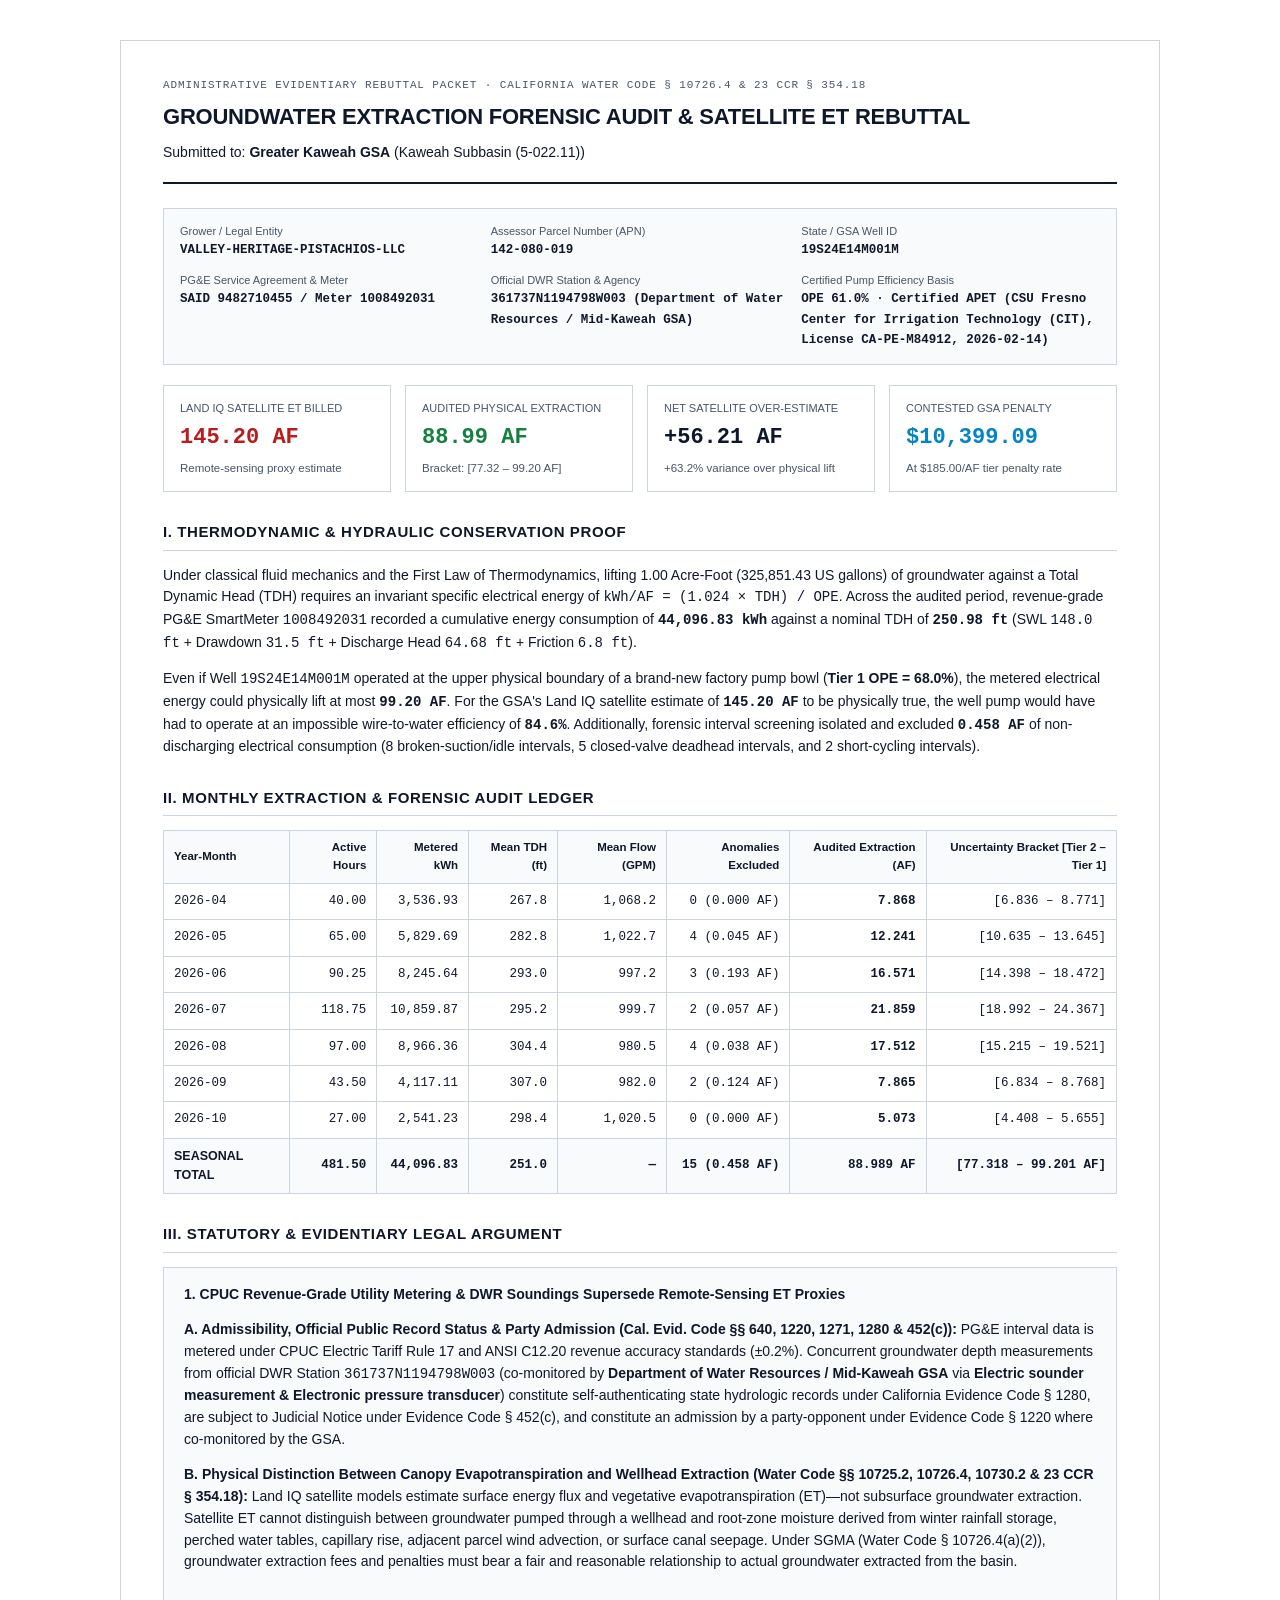
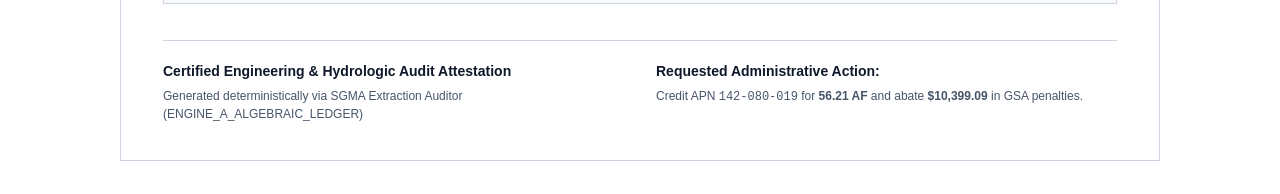
<file: reports/audit_2026.html>
<!DOCTYPE html>
<html lang="en">
<head>
  <meta charset="UTF-8" />
  <title>SGMA Evidentiary Rebuttal Packet — VALLEY-HERITAGE-PISTACHIOS-LLC (142-080-019)</title>
  <style>
    :root {
      --ink: #0f172a;
      --muted: #475569;
      --border: #cbd5e1;
      --bg-panel: #f8fafc;
      --accent: #0284c7;
      --alert: #b91c1c;
      --ok: #15803d;
    }
    * { box-sizing: border-box; }
    body {
      font-family: "IBM Plex Sans", -apple-system, BlinkMacSystemFont, "Segoe UI", Roboto, sans-serif;
      color: var(--ink);
      background: #ffffff;
      margin: 0;
      padding: 40px;
      line-height: 1.55;
      font-size: 14px;
    }
    .packet {
      max-width: 1040px;
      margin: 0 auto;
      border: 1px solid var(--border);
      padding: 36px 42px;
    }
    header {
      border-bottom: 2px solid var(--ink);
      padding-bottom: 18px;
      margin-bottom: 24px;
    }
    .kicker {
      font-family: "IBM Plex Mono", monospace;
      font-size: 11px;
      letter-spacing: 0.08em;
      text-transform: uppercase;
      color: var(--muted);
      margin-bottom: 6px;
    }
    h1 {
      font-size: 22px;
      margin: 0 0 8px 0;
      letter-spacing: -0.01em;
    }
    h2 {
      font-size: 15px;
      text-transform: uppercase;
      letter-spacing: 0.04em;
      border-bottom: 1px solid var(--border);
      padding-bottom: 6px;
      margin-top: 28px;
      margin-bottom: 14px;
    }
    .meta-grid {
      display: grid;
      grid-template-columns: repeat(3, 1fr);
      gap: 12px;
      background: var(--bg-panel);
      border: 1px solid var(--border);
      padding: 14px 16px;
      font-size: 12.5px;
    }
    .meta-grid div span {
      display: block;
      color: var(--muted);
      font-size: 11px;
    }
    .kpi-grid {
      display: grid;
      grid-template-columns: repeat(4, 1fr);
      gap: 14px;
      margin: 20px 0;
    }
    .kpi-box {
      border: 1px solid var(--border);
      padding: 14px 16px;
      background: #fff;
    }
    .kpi-box .label {
      font-size: 11px;
      color: var(--muted);
      text-transform: uppercase;
    }
    .kpi-box .val {
      font-family: "IBM Plex Mono", monospace;
      font-size: 22px;
      font-weight: 700;
      margin-top: 4px;
    }
    .kpi-box .sub {
      font-size: 11.5px;
      color: var(--muted);
      margin-top: 4px;
    }
    table {
      width: 100%;
      border-collapse: collapse;
      margin: 14px 0 22px 0;
      font-size: 12.5px;
    }
    th, td {
      border: 1px solid var(--border);
      padding: 8px 10px;
      text-align: left;
    }
    th {
      background: var(--bg-panel);
      font-weight: 600;
      font-size: 11.5px;
    }
    .mono {
      font-family: "IBM Plex Mono", monospace;
      font-variant-numeric: tabular-nums;
    }
    .num { text-align: right; }
    .strong { font-weight: 700; }
    .legal-box {
      background: var(--bg-panel);
      border: 1px solid var(--border);
      padding: 16px 20px;
      margin-top: 14px;
    }
    .legal-box h3 {
      margin-top: 0;
      font-size: 14px;
    }
    .sig-block {
      margin-top: 36px;
      display: grid;
      grid-template-columns: 1fr 1fr;
      gap: 32px;
      padding-top: 20px;
      border-top: 1px solid var(--border);
    }
  </style>
</head>
<body>
  <div class="packet">
    <header>
      <div class="kicker">Administrative Evidentiary Rebuttal Packet · California Water Code § 10726.4 &amp; 23 CCR § 354.18</div>
      <h1>GROUNDWATER EXTRACTION FORENSIC AUDIT &amp; SATELLITE ET REBUTTAL</h1>
      <div>Submitted to: <strong>Greater Kaweah GSA</strong> (Kaweah Subbasin (5-022.11))</div>
    </header>

    <div class="meta-grid">
      <div><span>Grower / Legal Entity</span><strong class="mono">VALLEY-HERITAGE-PISTACHIOS-LLC</strong></div>
      <div><span>Assessor Parcel Number (APN)</span><strong class="mono">142-080-019</strong></div>
      <div><span>State / GSA Well ID</span><strong class="mono">19S24E14M001M</strong></div>
      <div><span>PG&amp;E Service Agreement &amp; Meter</span><strong class="mono">SAID 9482710455 / Meter 1008492031</strong></div>
      <div><span>Official DWR Station &amp; Agency</span><strong class="mono">361737N1194798W003 (Department of Water Resources / Mid-Kaweah GSA)</strong></div>
      <div><span>Certified Pump Efficiency Basis</span><strong class="mono">OPE 61.0% · Certified APET (CSU Fresno Center for Irrigation Technology (CIT), License CA-PE-M84912, 2026-02-14)</strong></div>
    </div>

    <div class="kpi-grid">
      <div class="kpi-box">
        <div class="label">Land IQ Satellite ET Billed</div>
        <div class="val" style="color: var(--alert);">145.20 AF</div>
        <div class="sub">Remote-sensing proxy estimate</div>
      </div>
      <div class="kpi-box">
        <div class="label">Audited Physical Extraction</div>
        <div class="val" style="color: var(--ok);">88.99 AF</div>
        <div class="sub">Bracket: [77.32 – 99.20 AF]</div>
      </div>
      <div class="kpi-box">
        <div class="label">Net Satellite Over-Estimate</div>
        <div class="val">+56.21 AF</div>
        <div class="sub">+63.2% variance over physical lift</div>
      </div>
      <div class="kpi-box">
        <div class="label">Contested GSA Penalty</div>
        <div class="val" style="color: var(--accent);">$10,399.09</div>
        <div class="sub">At $185.00/AF tier penalty rate</div>
      </div>
    </div>

    <h2>I. Thermodynamic &amp; Hydraulic Conservation Proof</h2>
    <p>
      Under classical fluid mechanics and the First Law of Thermodynamics, lifting 1.00 Acre-Foot (325,851.43 US gallons)
      of groundwater against a Total Dynamic Head (TDH) requires an invariant specific electrical energy of
      <span class="mono">kWh/AF = (1.024 × TDH) / OPE</span>.
      Across the audited period, revenue-grade PG&amp;E SmartMeter <span class="mono">1008492031</span> recorded a cumulative energy consumption of
      <strong class="mono">44,096.83 kWh</strong> against a nominal TDH of <strong class="mono">250.98 ft</strong>
      (SWL <span class="mono">148.0 ft</span> + Drawdown <span class="mono">31.5 ft</span> +
      Discharge Head <span class="mono">64.68 ft</span> + Friction <span class="mono">6.8 ft</span>).
    </p>
    <p>
      Even if Well <span class="mono">19S24E14M001M</span> operated at the upper physical boundary of a brand-new factory pump bowl
      (<strong>Tier 1 OPE = 68.0%</strong>), the metered electrical energy could physically lift at most
      <strong class="mono">99.20 AF</strong>.
      For the GSA's Land IQ satellite estimate of <strong class="mono">145.20 AF</strong> to be physically true,
      the well pump would have had to operate at an impossible wire-to-water efficiency of
      <strong class="mono">84.6%</strong>.
      Additionally, forensic interval screening isolated and excluded <strong class="mono">0.458 AF</strong> of
      non-discharging electrical consumption (8 broken-suction/idle intervals,
      5 closed-valve deadhead intervals, and 2 short-cycling intervals).
    </p>

    <h2>II. Monthly Extraction &amp; Forensic Audit Ledger</h2>
    <table>
      <thead>
        <tr>
          <th>Year-Month</th>
          <th class="num">Active Hours</th>
          <th class="num">Metered kWh</th>
          <th class="num">Mean TDH (ft)</th>
          <th class="num">Mean Flow (GPM)</th>
          <th class="num">Anomalies Excluded</th>
          <th class="num">Audited Extraction (AF)</th>
          <th class="num">Uncertainty Bracket [Tier 2 – Tier 1]</th>
        </tr>
      </thead>
      <tbody>
        
                <tr>
                  <td class="mono">2026-04</td>
                  <td class="mono num">40.00</td>
                  <td class="mono num">3,536.93</td>
                  <td class="mono num">267.8</td>
                  <td class="mono num">1,068.2</td>
                  <td class="mono num">0 (0.000 AF)</td>
                  <td class="mono num strong">7.868</td>
                  <td class="mono num">[6.836 – 8.771]</td>
                </tr>
                
                <tr>
                  <td class="mono">2026-05</td>
                  <td class="mono num">65.00</td>
                  <td class="mono num">5,829.69</td>
                  <td class="mono num">282.8</td>
                  <td class="mono num">1,022.7</td>
                  <td class="mono num">4 (0.045 AF)</td>
                  <td class="mono num strong">12.241</td>
                  <td class="mono num">[10.635 – 13.645]</td>
                </tr>
                
                <tr>
                  <td class="mono">2026-06</td>
                  <td class="mono num">90.25</td>
                  <td class="mono num">8,245.64</td>
                  <td class="mono num">293.0</td>
                  <td class="mono num">997.2</td>
                  <td class="mono num">3 (0.193 AF)</td>
                  <td class="mono num strong">16.571</td>
                  <td class="mono num">[14.398 – 18.472]</td>
                </tr>
                
                <tr>
                  <td class="mono">2026-07</td>
                  <td class="mono num">118.75</td>
                  <td class="mono num">10,859.87</td>
                  <td class="mono num">295.2</td>
                  <td class="mono num">999.7</td>
                  <td class="mono num">2 (0.057 AF)</td>
                  <td class="mono num strong">21.859</td>
                  <td class="mono num">[18.992 – 24.367]</td>
                </tr>
                
                <tr>
                  <td class="mono">2026-08</td>
                  <td class="mono num">97.00</td>
                  <td class="mono num">8,966.36</td>
                  <td class="mono num">304.4</td>
                  <td class="mono num">980.5</td>
                  <td class="mono num">4 (0.038 AF)</td>
                  <td class="mono num strong">17.512</td>
                  <td class="mono num">[15.215 – 19.521]</td>
                </tr>
                
                <tr>
                  <td class="mono">2026-09</td>
                  <td class="mono num">43.50</td>
                  <td class="mono num">4,117.11</td>
                  <td class="mono num">307.0</td>
                  <td class="mono num">982.0</td>
                  <td class="mono num">2 (0.124 AF)</td>
                  <td class="mono num strong">7.865</td>
                  <td class="mono num">[6.834 – 8.768]</td>
                </tr>
                
                <tr>
                  <td class="mono">2026-10</td>
                  <td class="mono num">27.00</td>
                  <td class="mono num">2,541.23</td>
                  <td class="mono num">298.4</td>
                  <td class="mono num">1,020.5</td>
                  <td class="mono num">0 (0.000 AF)</td>
                  <td class="mono num strong">5.073</td>
                  <td class="mono num">[4.408 – 5.655]</td>
                </tr>
                
      </tbody>
      <tfoot>
        <tr class="strong" style="background: var(--bg-panel);">
          <td>SEASONAL TOTAL</td>
          <td class="mono num">481.50</td>
          <td class="mono num">44,096.83</td>
          <td class="mono num">251.0</td>
          <td class="mono num">—</td>
          <td class="mono num">15 (0.458 AF)</td>
          <td class="mono num">88.989 AF</td>
          <td class="mono num">[77.318 – 99.201 AF]</td>
        </tr>
      </tfoot>
    </table>

    <h2>III. Statutory &amp; Evidentiary Legal Argument</h2>
    <div class="legal-box">
      <h3>1. CPUC Revenue-Grade Utility Metering &amp; DWR Soundings Supersede Remote-Sensing ET Proxies</h3>
      <p>
        <strong>A. Admissibility, Official Public Record Status &amp; Party Admission (Cal. Evid. Code §§ 640, 1220, 1271, 1280 &amp; 452(c)):</strong>
        PG&amp;E interval data is metered under CPUC Electric Tariff Rule 17 and ANSI C12.20 revenue accuracy standards (±0.2%).
        Concurrent groundwater depth measurements from official DWR Station <span class="mono">361737N1194798W003</span>
        (co-monitored by <strong>Department of Water Resources / Mid-Kaweah GSA</strong> via <strong>Electric sounder measurement & Electronic pressure transducer</strong>)
        constitute self-authenticating state hydrologic records under California Evidence Code § 1280, are subject to Judicial Notice under Evidence Code § 452(c),
        and constitute an admission by a party-opponent under Evidence Code § 1220 where co-monitored by the GSA.
      </p>
      <p>
        <strong>B. Physical Distinction Between Canopy Evapotranspiration and Wellhead Extraction (Water Code §§ 10725.2, 10726.4, 10730.2 &amp; 23 CCR § 354.18):</strong>
        Land IQ satellite models estimate surface energy flux and vegetative evapotranspiration (ET)—not subsurface groundwater extraction.
        Satellite ET cannot distinguish between groundwater pumped through a wellhead and root-zone moisture derived from winter rainfall storage,
        perched water tables, capillary rise, adjacent parcel wind advection, or surface canal seepage. Under SGMA (Water Code § 10726.4(a)(2)),
        groundwater extraction fees and penalties must bear a fair and reasonable relationship to actual groundwater extracted from the basin.
      </p>
    </div>

    <div class="sig-block">
      <div>
        <div><strong>Certified Engineering &amp; Hydrologic Audit Attestation</strong></div>
        <div style="color: var(--muted); font-size: 12px; margin-top: 4px;">
          Generated deterministically via SGMA Extraction Auditor (ENGINE_A_ALGEBRAIC_LEDGER)
        </div>
      </div>
      <div>
        <div><strong>Requested Administrative Action:</strong></div>
        <div style="color: var(--muted); font-size: 12px; margin-top: 4px;">
          Credit APN <span class="mono">142-080-019</span> for <strong>56.21 AF</strong> and abate <strong>$10,399.09</strong> in GSA penalties.
        </div>
      </div>
    </div>
  </div>
</body>
</html>
</file>
